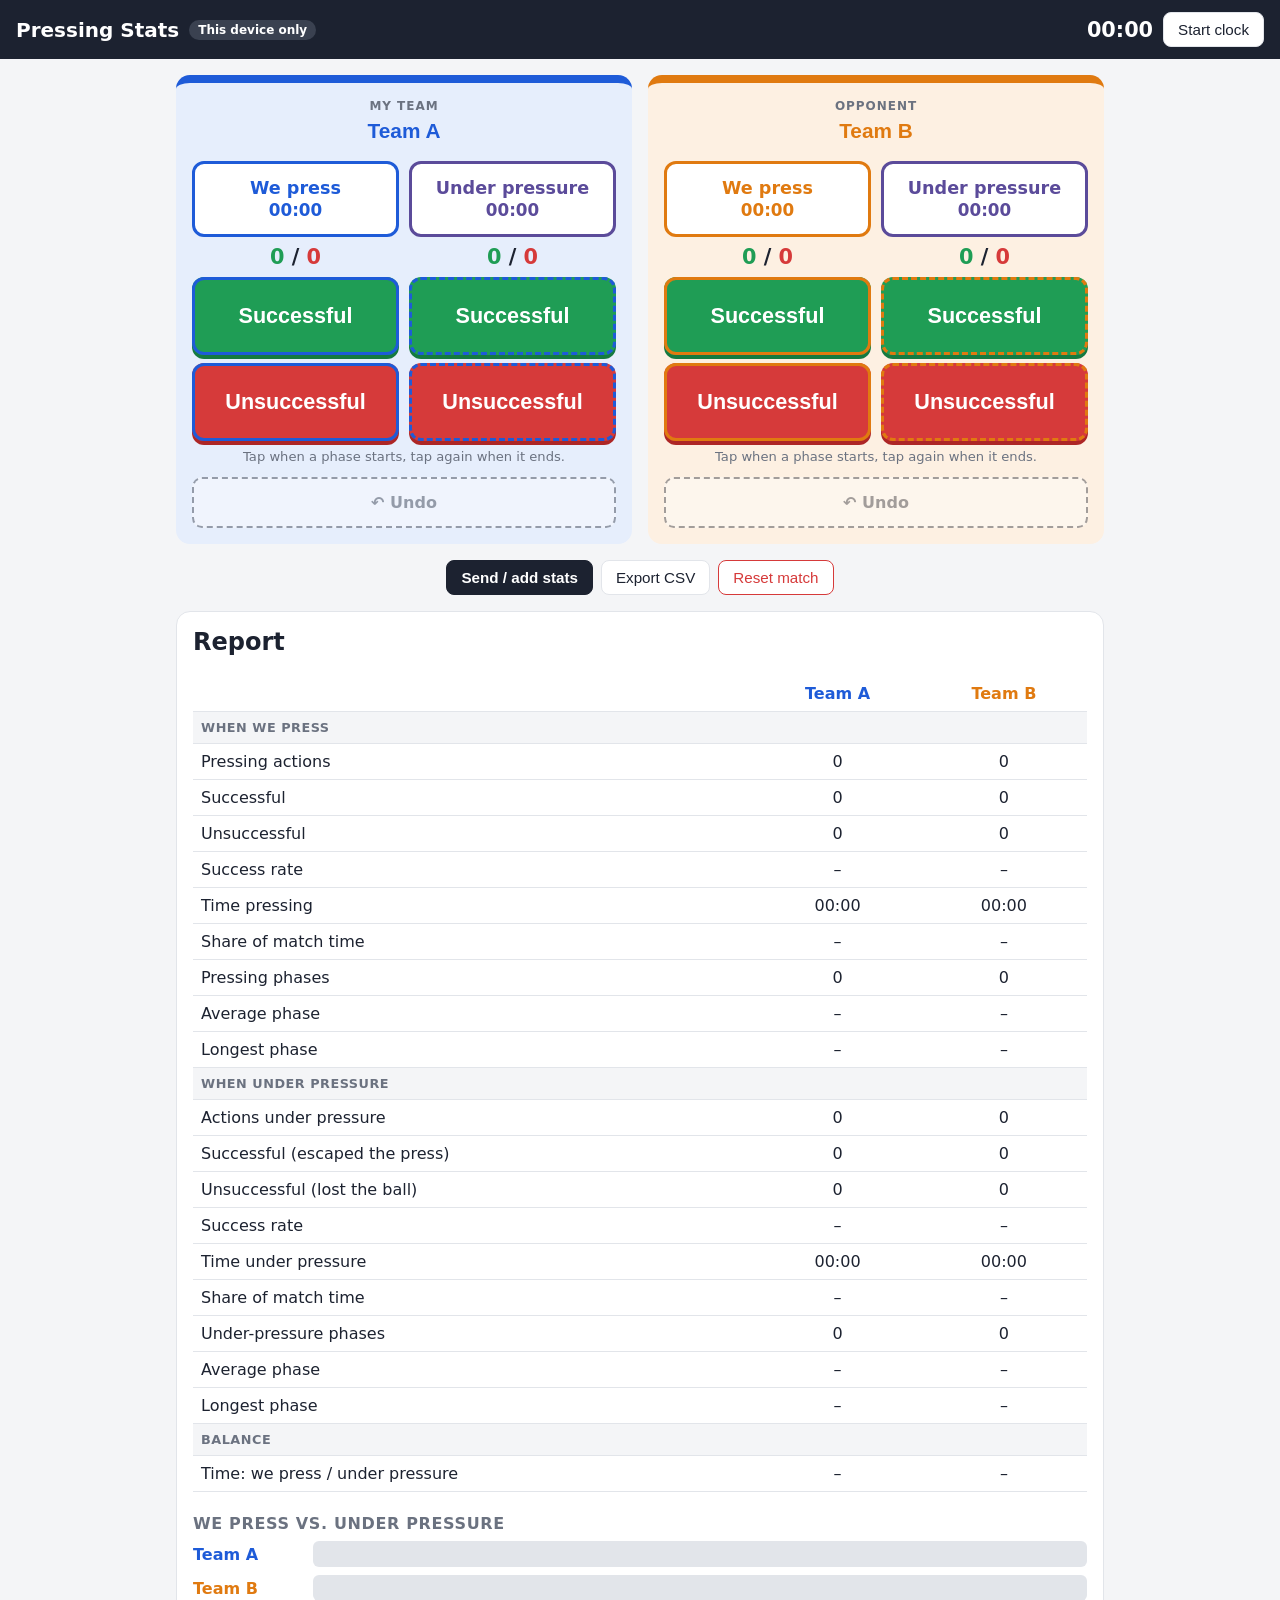
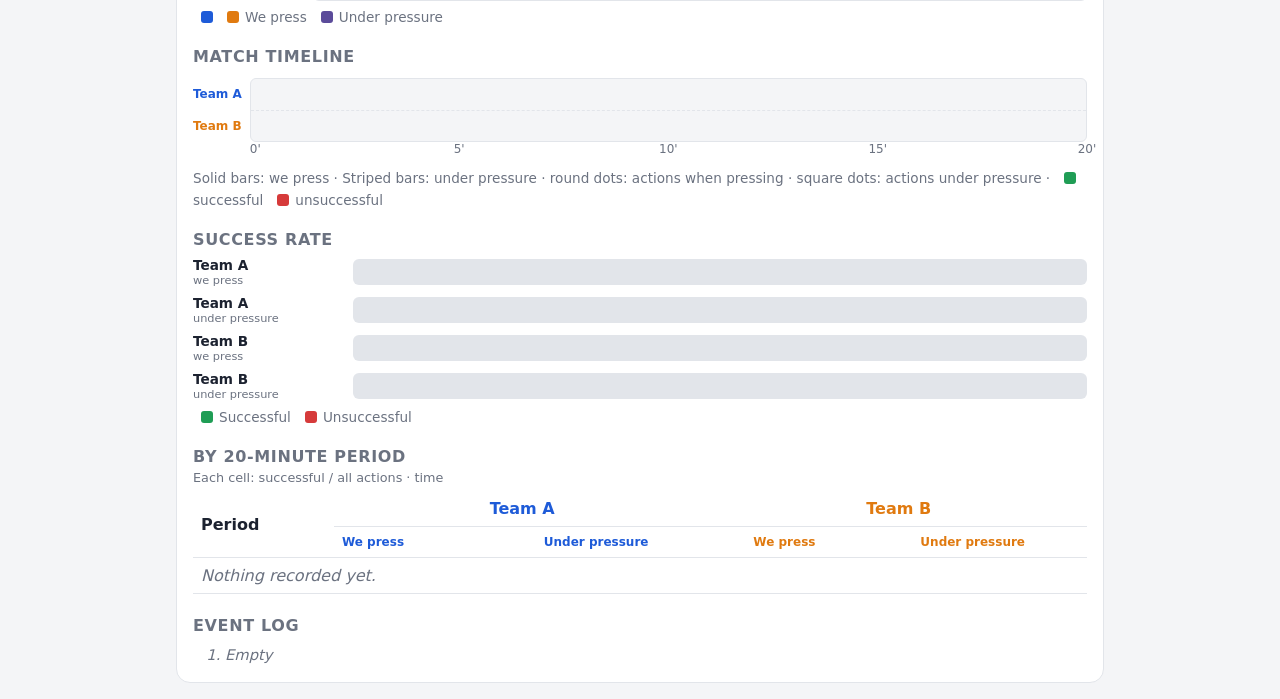
<file: index.html>
<!doctype html>
<html lang="en">
<head>
<meta charset="utf-8">
<meta name="viewport" content="width=device-width, initial-scale=1">
<title>Pressing Stats</title>
<meta name="theme-color" id="themeColor" content="#1c2230">
<link rel="manifest" id="manifestLink" href="manifest-both.webmanifest">
<link rel="icon" id="favicon" href="icons/both-192.png">
<link rel="apple-touch-icon" id="appleIcon" href="icons/both-192.png">
<meta name="apple-mobile-web-app-capable" content="yes">
<meta name="apple-mobile-web-app-title" id="appleTitle" content="Pressing">
<link rel="stylesheet" href="style.css">
</head>
<body class="role-both">
<header class="topbar">
  <div class="brand">
    <h1 id="appTitle">Pressing Stats</h1>
    <span class="sync-pill" id="syncPill">This device only</span>
  </div>
  <div class="clock">
    <span id="clock" class="clock-time">00:00</span>
    <button id="clockBtn" class="ctrl">Start clock</button>
    <button id="matchBtn" class="ctrl" hidden>Match</button>
  </div>
</header>

<section id="setup" class="setup" hidden>
  <h2>Match setup</h2>
  <p class="hint" id="setupHint">Both operators must join the <b>same match code</b>. Each one then picks their role.</p>
  <div class="code-row">
    <label for="matchCode">Match code</label>
    <input id="matchCode" autocomplete="off" autocapitalize="characters" spellcheck="false">
    <button id="newCodeBtn" class="ctrl">New code</button>
  </div>
  <div class="role-buttons">
    <button class="role role-a" data-role="A"><b>Operator 1 · Team A</b><span>My team: we press</span></button>
    <button class="role role-b" data-role="B"><b>Operator 2 · Team B</b><span>Opponent: we are under pressure</span></button>
    <button class="role role-view" data-role="view"><b>Report only</b><span>Coach / bench, no buttons</span></button>
    <button class="role role-both" data-role="both"><b>Both teams</b><span>One device records everything</span></button>
  </div>

  <div id="share" class="share" hidden>
    <h3>Invite the other devices to match <span id="shareCode"></span></h3>
    <div class="share-grid" id="shareGrid"></div>
  </div>

  <p class="setup-foot">
    <a href="?local=1" id="localLink">Use this device only, without live sync</a>
    <button id="closeSetupBtn" class="ctrl" hidden>Close</button>
  </p>
</section>

<main id="main">
  <section class="teams">
    <div class="team team-a" data-team="A">
      <div class="team-role">My team</div>
      <input class="team-name" id="nameA" value="Team A" aria-label="My team name">
      <div class="kind-cols">
        <div class="kind-col kind-press">
          <button class="phase phase-press" id="pressA" data-team="A" data-kind="press">
            <span class="phase-title">We press</span>
            <span class="phase-time" id="pressTimeA">00:00</span>
          </button>
          <div class="counts"><span class="ok" id="cntA-press-ok">0</span> / <span class="ko" id="cntA-press-ko">0</span></div>
          <button class="press press-ok" data-team="A" data-kind="press" data-result="ok">Successful</button>
          <button class="press press-ko" data-team="A" data-kind="press" data-result="ko">Unsuccessful</button>
        </div>
        <div class="kind-col kind-under">
          <button class="phase phase-under" id="underA" data-team="A" data-kind="under">
            <span class="phase-title">Under pressure</span>
            <span class="phase-time" id="underTimeA">00:00</span>
          </button>
          <div class="counts"><span class="ok" id="cntA-under-ok">0</span> / <span class="ko" id="cntA-under-ko">0</span></div>
          <button class="press press-ok" data-team="A" data-kind="under" data-result="ok">Successful</button>
          <button class="press press-ko" data-team="A" data-kind="under" data-result="ko">Unsuccessful</button>
        </div>
      </div>
      <p class="phase-status" id="statusA"></p>
      <button class="undo-btn" id="undoA" data-team="A" disabled>↶ Undo</button>
    </div>
    <div class="team team-b" data-team="B">
      <div class="team-role">Opponent</div>
      <input class="team-name" id="nameB" value="Team B" aria-label="Opponent name">
      <div class="kind-cols">
        <div class="kind-col kind-press">
          <button class="phase phase-press" id="pressB" data-team="B" data-kind="press">
            <span class="phase-title">We press</span>
            <span class="phase-time" id="pressTimeB">00:00</span>
          </button>
          <div class="counts"><span class="ok" id="cntB-press-ok">0</span> / <span class="ko" id="cntB-press-ko">0</span></div>
          <button class="press press-ok" data-team="B" data-kind="press" data-result="ok">Successful</button>
          <button class="press press-ko" data-team="B" data-kind="press" data-result="ko">Unsuccessful</button>
        </div>
        <div class="kind-col kind-under">
          <button class="phase phase-under" id="underB" data-team="B" data-kind="under">
            <span class="phase-title">Under pressure</span>
            <span class="phase-time" id="underTimeB">00:00</span>
          </button>
          <div class="counts"><span class="ok" id="cntB-under-ok">0</span> / <span class="ko" id="cntB-under-ko">0</span></div>
          <button class="press press-ok" data-team="B" data-kind="under" data-result="ok">Successful</button>
          <button class="press press-ko" data-team="B" data-kind="under" data-result="ko">Unsuccessful</button>
        </div>
      </div>
      <p class="phase-status" id="statusB"></p>
      <button class="undo-btn" id="undoB" data-team="B" disabled>↶ Undo</button>
    </div>
  </section>

  <div class="toolbar">
    <button id="combineBtn" class="ctrl primary">Send / add stats</button>
    <button id="csvBtn" class="ctrl">Export CSV</button>
    <button id="resetBtn" class="ctrl danger">Reset match</button>
  </div>

  <section id="combine" class="combine" hidden>
    <h2>Combine both operators in one report</h2>
    <div class="combine-grid">
      <div class="combine-card" id="sendCard">
        <h3>Send my stats</h3>
        <p id="sendSummary"></p>
        <div class="combine-actions">
          <button id="shareBtn" class="ctrl primary">Share link</button>
          <button id="copyBtn" class="ctrl">Copy link</button>
          <button id="fileBtn" class="ctrl">Save as file</button>
        </div>
        <p class="hint">Send it via WhatsApp, SMS or e-mail to the phone with the report.
          Opening the link there adds your stats to its report.</p>
      </div>
      <div class="combine-card">
        <h3>Add stats from the other operator</h3>
        <p class="hint">Open the link you received, or paste it here:</p>
        <textarea id="pasteBox" rows="3" placeholder="Paste the link here"></textarea>
        <div class="combine-actions">
          <button id="pasteBtn" class="ctrl primary">Add to report</button>
          <label class="ctrl" for="fileInput">Choose file…</label>
          <input type="file" id="fileInput" accept=".json,application/json" hidden>
        </div>
        <p class="combine-msg" id="combineMsg"></p>
      </div>
    </div>
    <p class="hint">Start the clock at kick-off on both phones so the times line up.
      Sending again later (e.g. at full time) replaces that team's earlier stats, nothing is counted twice.</p>
    <button id="closeCombineBtn" class="ctrl">Close</button>
  </section>

  <section class="report">
    <h2>Report</h2>
    <table class="stats">
      <thead>
        <tr><th></th><th id="headA" class="th-a">Team A</th><th id="headB" class="th-b">Team B</th></tr>
      </thead>
      <tbody>
        <tr class="group"><td colspan="3">When we press</td></tr>
        <tr><td>Pressing actions</td><td id="pTotA">–</td><td id="pTotB">–</td></tr>
        <tr><td>Successful</td><td id="pOkA">–</td><td id="pOkB">–</td></tr>
        <tr><td>Unsuccessful</td><td id="pKoA">–</td><td id="pKoB">–</td></tr>
        <tr><td>Success rate</td><td id="pRateA">–</td><td id="pRateB">–</td></tr>
        <tr><td>Time pressing</td><td id="pTimeA">–</td><td id="pTimeB">–</td></tr>
        <tr><td>Share of match time</td><td id="pMatchA">–</td><td id="pMatchB">–</td></tr>
        <tr><td>Pressing phases</td><td id="pCountA">–</td><td id="pCountB">–</td></tr>
        <tr><td>Average phase</td><td id="pAvgA">–</td><td id="pAvgB">–</td></tr>
        <tr><td>Longest phase</td><td id="pMaxA">–</td><td id="pMaxB">–</td></tr>
        <tr class="group"><td colspan="3">When under pressure</td></tr>
        <tr><td>Actions under pressure</td><td id="uTotA">–</td><td id="uTotB">–</td></tr>
        <tr><td>Successful (escaped the press)</td><td id="uOkA">–</td><td id="uOkB">–</td></tr>
        <tr><td>Unsuccessful (lost the ball)</td><td id="uKoA">–</td><td id="uKoB">–</td></tr>
        <tr><td>Success rate</td><td id="uRateA">–</td><td id="uRateB">–</td></tr>
        <tr><td>Time under pressure</td><td id="uTimeA">–</td><td id="uTimeB">–</td></tr>
        <tr><td>Share of match time</td><td id="uMatchA">–</td><td id="uMatchB">–</td></tr>
        <tr><td>Under-pressure phases</td><td id="uCountA">–</td><td id="uCountB">–</td></tr>
        <tr><td>Average phase</td><td id="uAvgA">–</td><td id="uAvgB">–</td></tr>
        <tr><td>Longest phase</td><td id="uMaxA">–</td><td id="uMaxB">–</td></tr>
        <tr class="group"><td colspan="3">Balance</td></tr>
        <tr><td>Time: we press / under pressure</td><td id="ratioA">–</td><td id="ratioB">–</td></tr>
      </tbody>
    </table>

    <h3>We press vs. under pressure</h3>
    <div class="bars">
      <div class="bar-row"><span class="bar-label" id="balLabelA">Team A</span><div class="bar"><div class="bal-press" id="balPressA"></div><div class="bal-under" id="balUnderA"></div></div></div>
      <div class="bar-row"><span class="bar-label" id="balLabelB">Team B</span><div class="bar"><div class="bal-press" id="balPressB"></div><div class="bal-under" id="balUnderB"></div></div></div>
      <div class="legend"><span class="sw sw-a"></span><span class="sw sw-b"></span>We press <span class="sw sw-under"></span>Under pressure</div>
    </div>

    <h3>Match timeline</h3>
    <div class="timeline-wrap">
      <div class="tl-names"><span class="tl-name a" id="tlNameA">Team A</span><span class="tl-name b" id="tlNameB">Team B</span></div>
      <div class="timeline" id="timeline"></div>
      <div></div>
      <div class="timeline-axis" id="timelineAxis"></div>
    </div>
    <div class="legend">
      Solid bars: we press · Striped bars: under pressure ·
      round dots: actions when pressing · square dots: actions under pressure ·
      <span class="sw sw-ok"></span>successful <span class="sw sw-ko"></span>unsuccessful
    </div>

    <h3>Success rate</h3>
    <div class="bars" id="rateBars"></div>
    <div class="legend"><span class="sw sw-ok"></span>Successful <span class="sw sw-ko"></span>Unsuccessful</div>

    <h3>By 20-minute period</h3>
    <p class="table-note">Each cell: successful / all actions · time</p>
    <div class="table-scroll">
      <table class="stats" id="periodTable">
        <thead>
          <tr><th rowspan="2">Period</th><th colspan="2" class="th-a" id="perHeadA">Team A</th><th colspan="2" class="th-b" id="perHeadB">Team B</th></tr>
          <tr><th class="th-a sub">We press</th><th class="th-a sub">Under pressure</th><th class="th-b sub">We press</th><th class="th-b sub">Under pressure</th></tr>
        </thead>
        <tbody></tbody>
      </table>
    </div>

    <h3>Event log</h3>
    <ol id="log" class="log"></ol>
  </section>
</main>

<div id="toast" class="toast" role="status" hidden>
  <span id="toastText"></span>
  <button id="toastUndo" class="toast-undo">Undo</button>
</div>

<script src="config.js"></script>
<script src="store.js"></script>
<script src="app.js"></script>
</body>
</html>
</file>
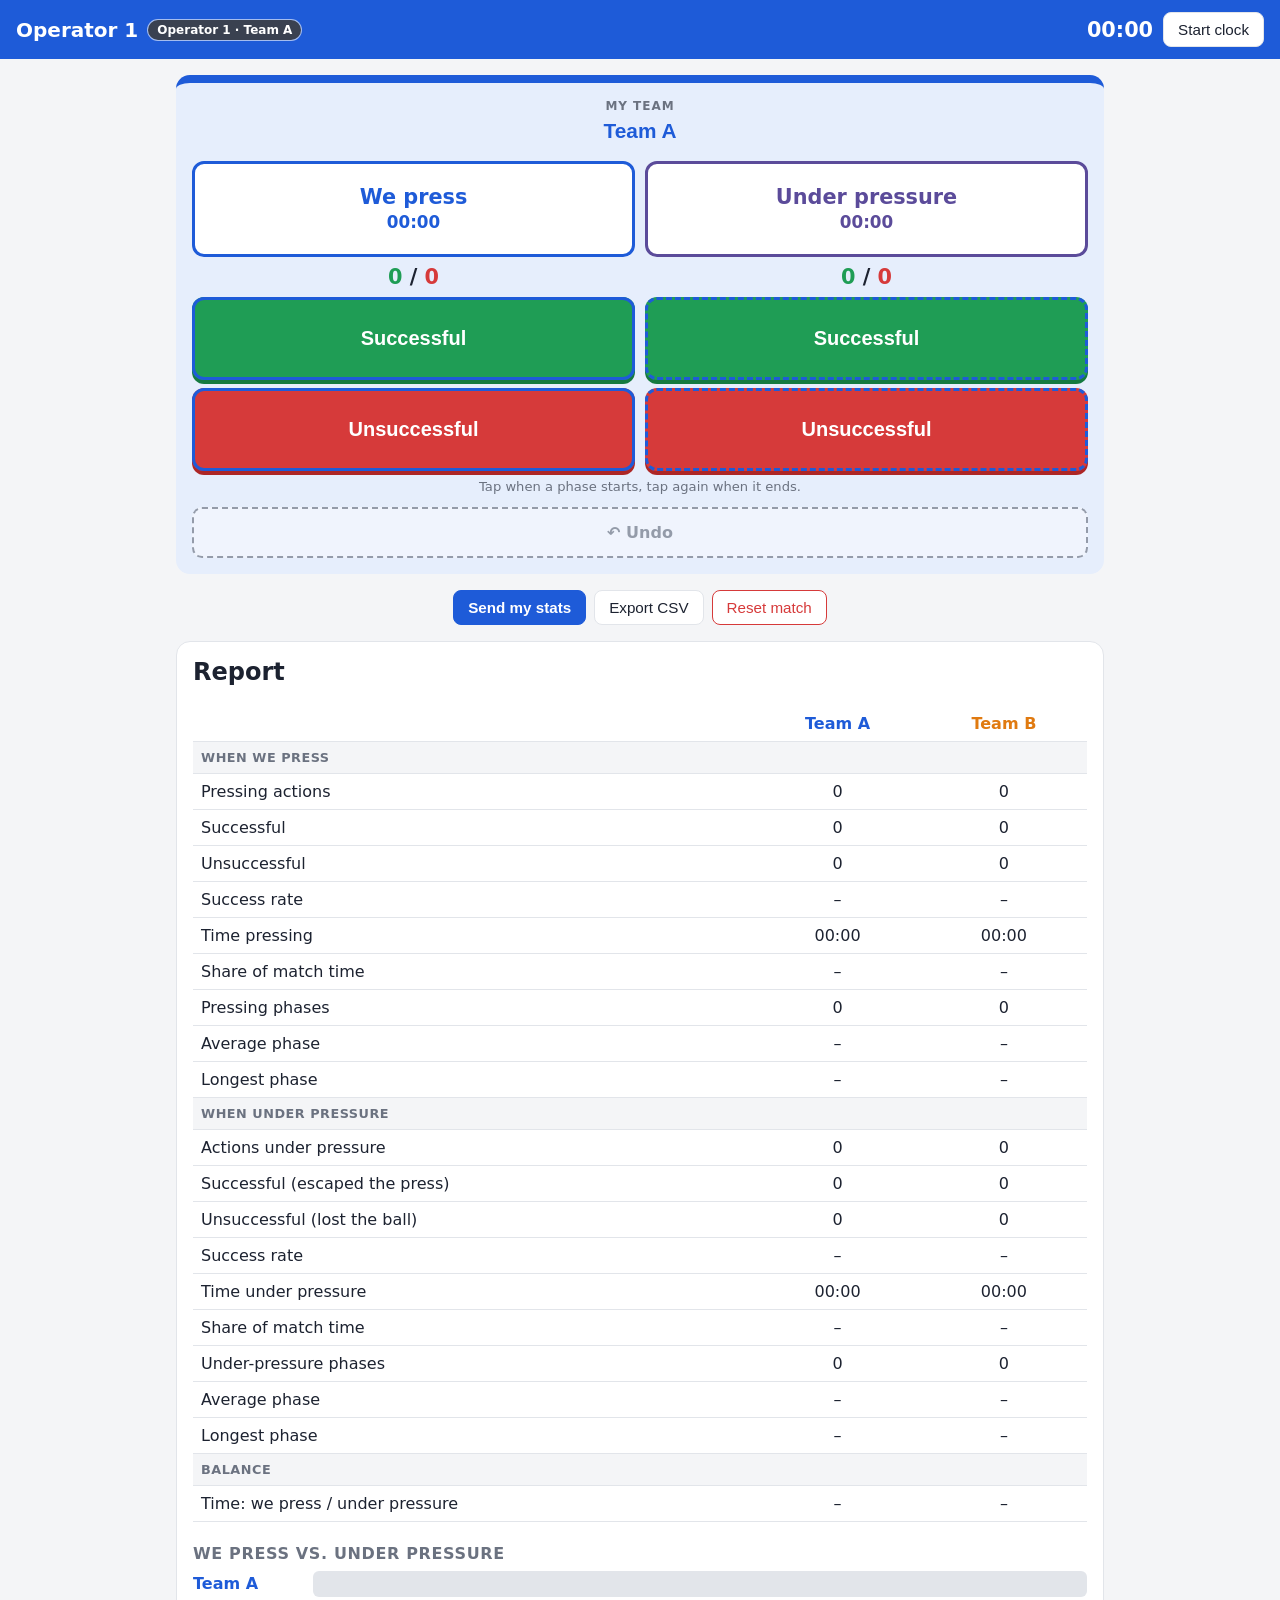
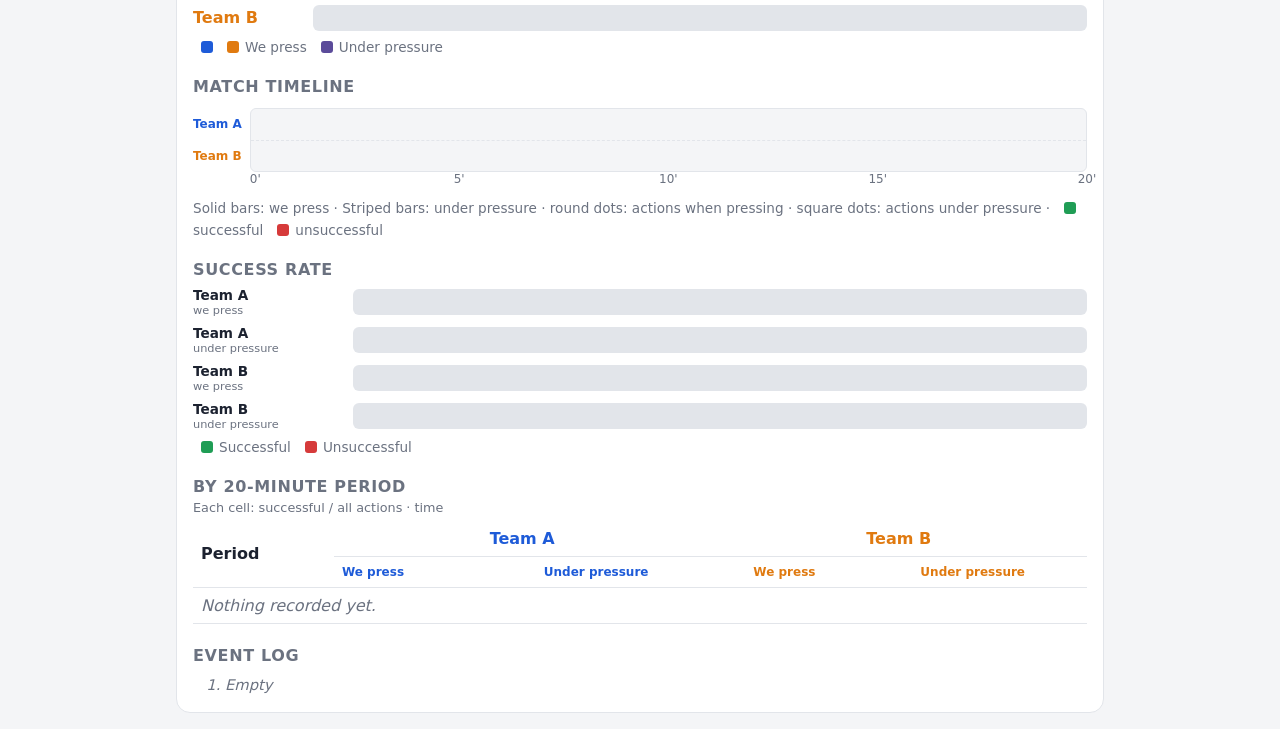
<file: operator1.html>
<!doctype html>
<html lang="en">
<head>
<meta charset="utf-8">
<meta name="viewport" content="width=device-width, initial-scale=1">
<title>Operator 1 · Team A – Pressing Stats</title>
<meta name="theme-color" content="#1e5bd8">
<link rel="manifest" href="manifest-a.webmanifest">
<link rel="icon" href="icons/a-192.png">
<link rel="apple-touch-icon" href="icons/a-192.png">
<meta name="apple-mobile-web-app-capable" content="yes">
<meta name="apple-mobile-web-app-title" content="Press Op 1">
<style>body{margin:0;font-family:system-ui,sans-serif;background:#f4f5f7;color:#1c2230}p{padding:16px}</style>
</head>
<body>
<p>Opening Operator 1 · Team A… <a id="go" href="index.html?r=A">Continue</a></p>
<script>
  // Operator 1 · Team A app: open the main app locked to this role, keeping a match code (?m=...) or shared stats (#add=...).
  var q = location.search.replace(/^\?/, '');
  location.replace('index.html?r=A' + (q ? '&' + q : '') + location.hash);
</script>
</body>
</html>
</file>
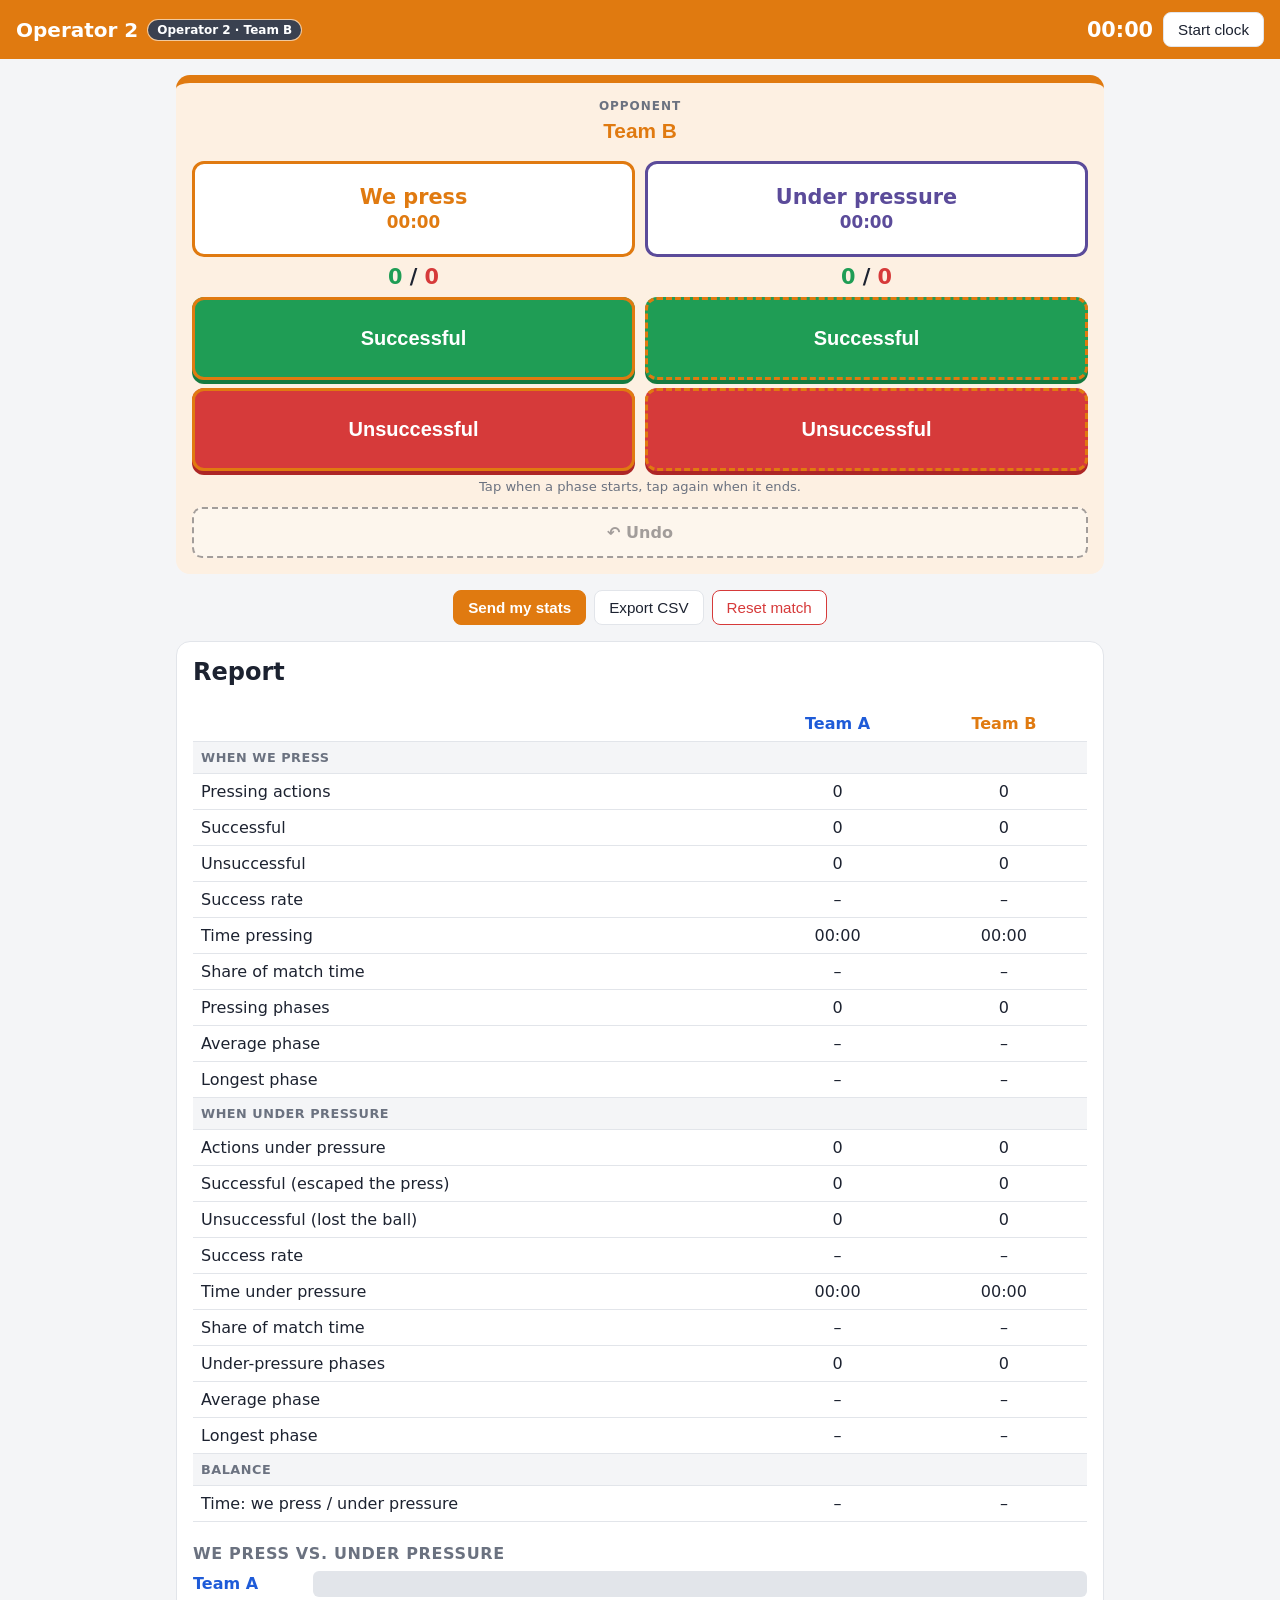
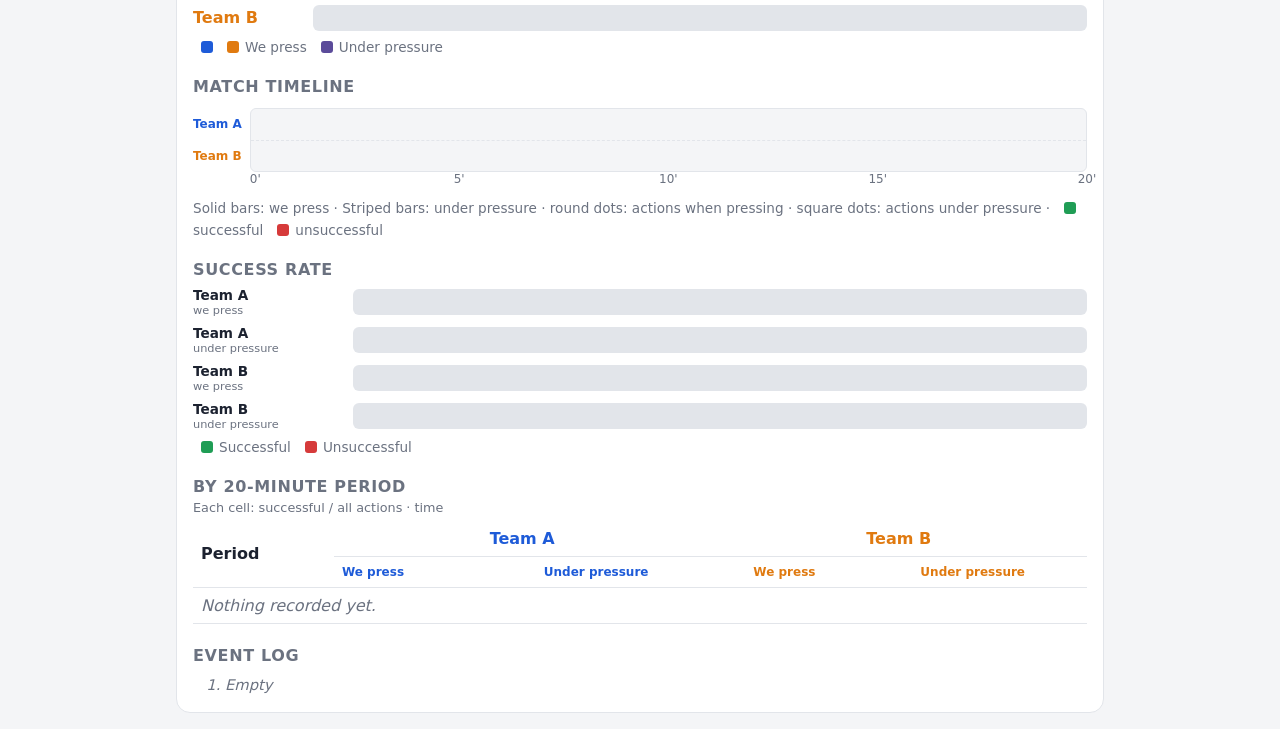
<file: operator2.html>
<!doctype html>
<html lang="en">
<head>
<meta charset="utf-8">
<meta name="viewport" content="width=device-width, initial-scale=1">
<title>Operator 2 · Team B – Pressing Stats</title>
<meta name="theme-color" content="#e07a10">
<link rel="manifest" href="manifest-b.webmanifest">
<link rel="icon" href="icons/b-192.png">
<link rel="apple-touch-icon" href="icons/b-192.png">
<meta name="apple-mobile-web-app-capable" content="yes">
<meta name="apple-mobile-web-app-title" content="Press Op 2">
<style>body{margin:0;font-family:system-ui,sans-serif;background:#f4f5f7;color:#1c2230}p{padding:16px}</style>
</head>
<body>
<p>Opening Operator 2 · Team B… <a id="go" href="index.html?r=B">Continue</a></p>
<script>
  // Operator 2 · Team B app: open the main app locked to this role, keeping a match code (?m=...) or shared stats (#add=...).
  var q = location.search.replace(/^\?/, '');
  location.replace('index.html?r=B' + (q ? '&' + q : '') + location.hash);
</script>
</body>
</html>
</file>
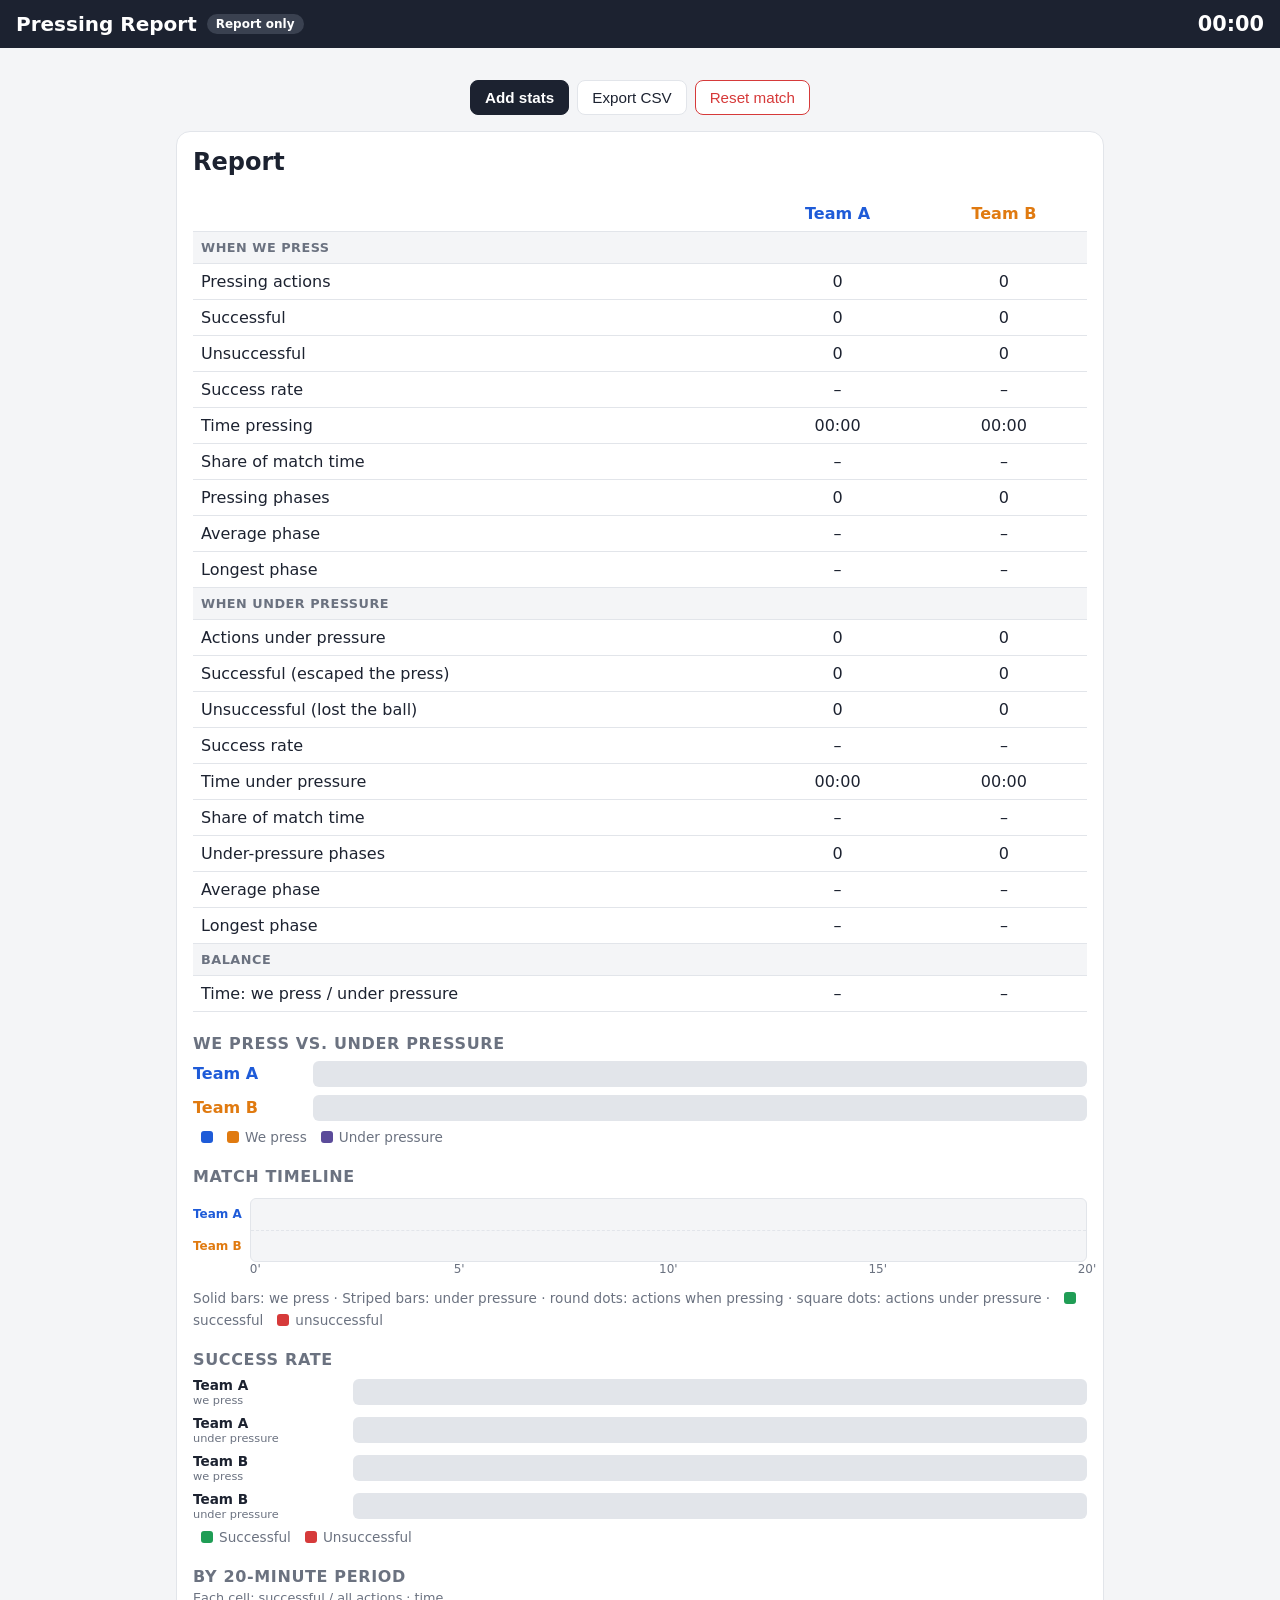
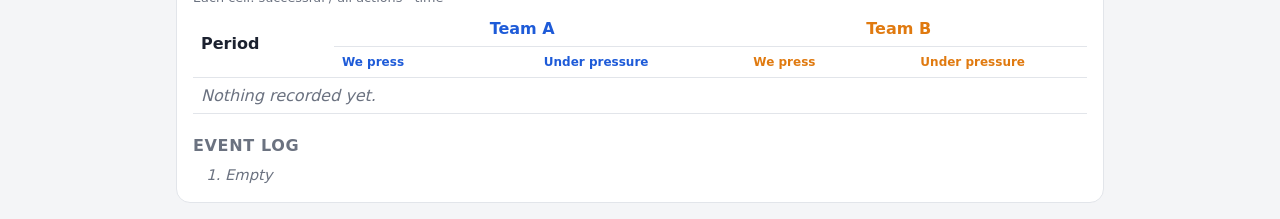
<file: report.html>
<!doctype html>
<html lang="en">
<head>
<meta charset="utf-8">
<meta name="viewport" content="width=device-width, initial-scale=1">
<title>Report – Pressing Stats</title>
<meta name="theme-color" content="#1c2230">
<link rel="manifest" href="manifest-view.webmanifest">
<link rel="icon" href="icons/view-192.png">
<link rel="apple-touch-icon" href="icons/view-192.png">
<meta name="apple-mobile-web-app-capable" content="yes">
<meta name="apple-mobile-web-app-title" content="Press Report">
<style>body{margin:0;font-family:system-ui,sans-serif;background:#f4f5f7;color:#1c2230}p{padding:16px}</style>
</head>
<body>
<p>Opening Report… <a id="go" href="index.html?r=view">Continue</a></p>
<script>
  // Report app: open the main app locked to this role, keeping a match code (?m=...) or shared stats (#add=...).
  var q = location.search.replace(/^\?/, '');
  location.replace('index.html?r=view' + (q ? '&' + q : '') + location.hash);
</script>
</body>
</html>
</file>
<file: style.css>
:root {
  --team-a: #1e5bd8;
  --team-a-soft: #e6eefc;
  --team-b: #e07a10;
  --team-b-soft: #fdf0e2;
  --ok: #1f9d55;
  --ok-dark: #157a40;
  --ko: #d63a3a;
  --ko-dark: #ad2626;
  --bg: #f4f5f7;
  --card: #ffffff;
  --text: #1c2230;
  --muted: #6b7280;
  --line: #e2e5ea;
}

* { box-sizing: border-box; }

body {
  margin: 0;
  font-family: system-ui, -apple-system, "Segoe UI", Roboto, sans-serif;
  background: var(--bg);
  color: var(--text);
}

.topbar {
  display: flex;
  justify-content: space-between;
  align-items: center;
  flex-wrap: wrap;
  gap: 8px;
  padding: 12px 16px;
  background: var(--text);
  color: #fff;
}
.topbar h1 { margin: 0; font-size: 1.25rem; }
.clock { display: flex; align-items: center; gap: 10px; }
.clock-time { font-variant-numeric: tabular-nums; font-size: 1.3rem; font-weight: 600; }

main { max-width: 960px; margin: 0 auto; padding: 16px; }

.teams {
  grid-template-columns: minmax(0, 1fr) minmax(0, 1fr);
  display: grid;
  gap: 16px;
}
.team {
  border-radius: 14px;
  padding: 16px;
  display: flex;
  flex-direction: column;
  gap: 12px;
  border-top: 8px solid;
}
.team-a { background: var(--team-a-soft); border-color: var(--team-a); }
.team-b { background: var(--team-b-soft); border-color: var(--team-b); }

.team-name {
  width: 100%;
  min-width: 0;
  font-size: 1.3rem;
  font-weight: 700;
  border: none;
  background: transparent;
  text-align: center;
  padding: 4px;
  border-bottom: 2px dashed transparent;
}
.team-a .team-name { color: var(--team-a); }
.team-b .team-name { color: var(--team-b); }
.team-name:focus { outline: none; border-bottom-color: currentColor; }

.counts { text-align: center; font-size: 1.6rem; font-weight: 700; font-variant-numeric: tabular-nums; }
.counts .ok { color: var(--ok); }
.counts .ko { color: var(--ko); }

.press {
  border: none;
  border-radius: 12px;
  padding: 26px 12px;
  font-size: 1.35rem;
  font-weight: 700;
  color: #fff;
  cursor: pointer;
  touch-action: manipulation;
  user-select: none;
  transition: transform .06s ease, filter .1s ease;
}
.press:active { transform: scale(.97); }
.press-ok { background: var(--ok); box-shadow: 0 4px 0 var(--ok-dark); }
.press-ko { background: var(--ko); box-shadow: 0 4px 0 var(--ko-dark); }
.team-a .press { outline: 3px solid var(--team-a); outline-offset: -3px; }
.team-b .press { outline: 3px solid var(--team-b); outline-offset: -3px; }
.press.flash { filter: brightness(1.25); }

.toolbar { display: flex; flex-wrap: wrap; gap: 8px; margin: 16px 0; justify-content: center; }
.ctrl {
  border: 1px solid var(--line);
  background: var(--card);
  color: var(--text);
  border-radius: 8px;
  padding: 8px 14px;
  font-size: .95rem;
  cursor: pointer;
}
.topbar .ctrl { background: #fff; }
.ctrl.danger { color: var(--ko); border-color: var(--ko); }

.report {
  background: var(--card);
  border-radius: 14px;
  padding: 16px;
  border: 1px solid var(--line);
}
.report h2 { margin-top: 0; }
.report h3 { margin: 22px 0 8px; font-size: 1rem; color: var(--muted); text-transform: uppercase; letter-spacing: .04em; }

.stats { width: 100%; border-collapse: collapse; font-variant-numeric: tabular-nums; }
.stats th, .stats td { padding: 8px; border-bottom: 1px solid var(--line); text-align: center; }
.stats td:first-child, .stats th:first-child { text-align: left; }
.th-a { color: var(--team-a); }
.th-b { color: var(--team-b); }

.bar-row { display: flex; align-items: center; gap: 10px; margin: 8px 0; }
.bar-label { width: 110px; font-weight: 600; overflow: hidden; text-overflow: ellipsis; white-space: nowrap; }
#barLabelA, #balLabelA { color: var(--team-a); }
#barLabelB, #balLabelB { color: var(--team-b); }
.bar { flex: 1; height: 26px; display: flex; border-radius: 6px; overflow: hidden; background: var(--line); }
.bar-ok { background: var(--ok); color: #fff; font-size: .8rem; display: flex; align-items: center; justify-content: center; }
.bar-ko { background: var(--ko); color: #fff; font-size: .8rem; display: flex; align-items: center; justify-content: center; }
.legend { font-size: .85rem; color: var(--muted); display: flex; align-items: center; gap: 6px; }
.sw { display: inline-block; width: 12px; height: 12px; border-radius: 3px; margin-left: 8px; }
.sw-ok { background: var(--ok); }
.sw-ko { background: var(--ko); }

.log { max-height: 260px; overflow-y: auto; padding-left: 32px; margin: 0; font-size: .92rem; }
.log li { padding: 3px 0; }
.log .tag { font-weight: 700; }
.log .tag-a { color: var(--team-a); }
.log .tag-b { color: var(--team-b); }
.log .res-ok { color: var(--ok); font-weight: 600; }
.log .res-ko { color: var(--ko); font-weight: 600; }
.empty { color: var(--muted); font-style: italic; }

/* ---- Pressing phases: each team has "We press" and "Under pressure" ---- */
:root { --under: #5b4b9a; --under-soft: #ece8f7; }
.section-label { font-size: .7rem; font-weight: 700; text-transform: uppercase; letter-spacing: .08em; color: var(--muted); text-align: center; margin: 2px 0 -4px; }
.phase-row { display: grid; grid-template-columns: minmax(0, 1fr) minmax(0, 1fr); gap: 8px; }
.phase {
  display: flex;
  flex-direction: column;
  align-items: center;
  gap: 2px;
  padding: 14px 6px;
  border-radius: 12px;
  border: 3px solid;
  background: var(--card);
  cursor: pointer;
  touch-action: manipulation;
  user-select: none;
  font: inherit;
  min-width: 0;
}
.team-a .phase-press { border-color: var(--team-a); color: var(--team-a); }
.team-b .phase-press { border-color: var(--team-b); color: var(--team-b); }
.team-a .phase-press.active { background: var(--team-a); color: #fff; }
.team-b .phase-press.active { background: var(--team-b); color: #fff; }
.phase-under { border-color: var(--under); color: var(--under); }
.phase-under.active { background: var(--under); color: #fff; }
.phase.active { animation: pulse 1.6s ease-in-out infinite; }
@keyframes pulse { 50% { filter: brightness(1.15); } }
.phase-title { font-size: 1.1rem; font-weight: 800; line-height: 1.15; text-align: center; }
.phase-time { font-size: 1.05rem; font-weight: 700; font-variant-numeric: tabular-nums; }
.phase-status { text-align: center; margin: -4px 0 0; font-size: .82rem; color: var(--muted); min-height: 1.2em; }

.team-role { text-align: center; font-size: .75rem; font-weight: 700; text-transform: uppercase; letter-spacing: .08em; color: var(--muted); margin-bottom: -10px; }

.stats tr.group td { background: var(--bg); font-weight: 700; font-size: .8rem; text-transform: uppercase; letter-spacing: .04em; color: var(--muted); }
.stats th.sub { font-size: .75rem; font-weight: 600; }
.table-scroll { overflow-x: auto; }

.balance { display: flex; height: 30px; border-radius: 6px; overflow: hidden; background: var(--line); }
.bal-press, .bal-under { color: #fff; font-size: .8rem; font-weight: 600; display: flex; align-items: center; justify-content: center; white-space: nowrap; overflow: hidden; }
#balPressA { background: var(--team-a); }
#balPressB { background: var(--team-b); }
.bal-under { background: var(--under); }
.sw-under { background: var(--under); }
.legend { margin-top: 6px; flex-wrap: wrap; }
.sw-a { background: var(--team-a); }
.sw-b { background: var(--team-b); }

.timeline-wrap { padding: 4px 0; }
.timeline { position: relative; height: 64px; background: var(--bg); border: 1px solid var(--line); border-radius: 6px; overflow: hidden; }
.timeline::after { content: ""; position: absolute; left: 0; right: 0; top: 50%; border-top: 1px dashed var(--line); }
.tl-seg { position: absolute; height: 22px; border-radius: 3px; opacity: .85; }
.tl-seg.a { top: 6px; }
.tl-seg.b { bottom: 6px; }
.tl-seg.a.press { background: var(--team-a); }
.tl-seg.b.press { background: var(--team-b); }
.tl-seg.under { background: repeating-linear-gradient(135deg, var(--under) 0 4px, var(--under-soft) 4px 7px); }
.tl-seg.live { opacity: .55; }
.tl-dot { position: absolute; width: 8px; height: 8px; border-radius: 50%; margin-left: -4px; border: 1px solid #fff; z-index: 1; }
.tl-dot.a { top: 13px; }
.tl-dot.b { bottom: 13px; }
.tl-dot.ok { background: var(--ok); }
.tl-dot.ko { background: var(--ko); }
.tl-now { position: absolute; top: 0; bottom: 0; width: 2px; background: var(--text); opacity: .5; }
.timeline-axis { position: relative; height: 18px; font-size: .75rem; color: var(--muted); }
.timeline-axis span { position: absolute; transform: translateX(-50%); }
.timeline-axis span:first-child { transform: none; }
.timeline-wrap { display: grid; grid-template-columns: auto 1fr; column-gap: 8px; }
.tl-names { display: flex; flex-direction: column; justify-content: space-around; height: 64px; font-size: .75rem; font-weight: 700; max-width: 90px; }
.tl-name { overflow: hidden; text-overflow: ellipsis; white-space: nowrap; }
.tl-name.a { color: var(--team-a); }
.tl-name.b { color: var(--team-b); }

.log .phase-ev { color: var(--muted); }

@media (max-width: 600px) {
  .teams { gap: 10px; }
  .team { padding: 12px 8px; }
  .team-name { font-size: 1.05rem; }
  .counts { font-size: 1.3rem; }
  .press { font-size: 1rem; padding: 22px 4px; }
  .phase-title { font-size: .9rem; }
  .role-both .teams { grid-template-columns: minmax(0, 1fr); }
  .phase { padding: 12px 4px; }
}

/* ---- Live sync: status, match setup, roles ---- */
.brand { display: flex; align-items: center; gap: 10px; flex-wrap: wrap; min-width: 0; }
.sync-pill { font-size: .75rem; font-weight: 600; padding: 3px 9px; border-radius: 999px; background: #3a4150; color: #fff; }
.sync-pill.online { background: var(--ok); }
.sync-pill.offline { background: #b7791f; }
.sync-pill.error { background: var(--ko); }

.setup {
  max-width: 960px;
  margin: 16px auto;
  padding: 16px;
  background: var(--card);
  border: 1px solid var(--line);
  border-radius: 14px;
}
.setup h2 { margin-top: 0; }
.setup .hint { color: var(--muted); margin-top: 0; }
.code-row { display: flex; align-items: center; gap: 8px; flex-wrap: wrap; margin-bottom: 14px; }
.code-row label { font-weight: 700; }
#matchCode {
  font-size: 1.3rem;
  font-weight: 700;
  letter-spacing: .12em;
  width: 9em;
  padding: 6px 10px;
  border: 2px solid var(--line);
  border-radius: 8px;
  text-transform: uppercase;
}
.role-buttons { display: grid; grid-template-columns: minmax(0, 1fr) minmax(0, 1fr); gap: 10px; }
.role {
  display: flex;
  flex-direction: column;
  gap: 4px;
  align-items: flex-start;
  text-align: left;
  padding: 14px;
  border-radius: 12px;
  border: 3px solid var(--line);
  background: var(--card);
  color: var(--text);
  font: inherit;
  cursor: pointer;
}
.role b { font-size: 1.1rem; }
.role span { font-size: .85rem; color: var(--muted); }
.role-a { border-color: var(--team-a); }
.role-a b { color: var(--team-a); }
.role-b { border-color: var(--team-b); }
.role-b b { color: var(--team-b); }

.share { margin-top: 18px; }
.share h3 { font-size: 1rem; }
.share-grid { display: grid; grid-template-columns: repeat(3, minmax(0, 1fr)); gap: 10px; }
.share-card { border: 1px solid var(--line); border-radius: 10px; padding: 10px; display: flex; flex-direction: column; gap: 6px; align-items: center; }
.share-A b { color: var(--team-a); }
.share-B b { color: var(--team-b); }
.share-card .qr { width: 140px; max-width: 100%; aspect-ratio: 1; }
.share-card .qr svg { width: 100%; height: 100%; }
.share-card input { width: 100%; font-size: .75rem; padding: 4px; border: 1px solid var(--line); border-radius: 6px; }
.setup-foot { display: flex; justify-content: space-between; align-items: center; gap: 8px; flex-wrap: wrap; margin: 16px 0 0; font-size: .9rem; }
.setup-foot a { color: var(--muted); }
@media (max-width: 600px) {
  .share-grid { grid-template-columns: 1fr; }
  .role-buttons { grid-template-columns: 1fr; }
}

/* One operator per team: show only that team's buttons, bigger. */
.role-A .team-b, .role-B .team-a { display: none; }
.role-A .teams, .role-B .teams { grid-template-columns: minmax(0, 1fr); }
.role-A .press, .role-B .press { padding: 36px 12px; font-size: 1.6rem; }
.role-A .phase, .role-B .phase { padding: 22px 6px; }
.role-A .phase-title, .role-B .phase-title { font-size: 1.3rem; }

/* Report only: no recording controls. */
.role-view .teams,
.role-view #clockBtn, .role-view #sendCard { display: none; }

.ctrl:disabled { opacity: .45; cursor: default; }
[hidden] { display: none !important; }

/* Operator apps: header in the team colour */
.role-A .topbar { background: var(--team-a); }
.role-B .topbar { background: var(--team-b); }
.role-A .sync-pill, .role-B .sync-pill { box-shadow: 0 0 0 1px rgba(255, 255, 255, .6); }

/* ---- Combine stats from both operators (no live sync) ---- */
.ctrl.primary { background: var(--text); color: #fff; border-color: var(--text); font-weight: 600; }
.role-A .ctrl.primary { background: var(--team-a); border-color: var(--team-a); }
.role-B .ctrl.primary { background: var(--team-b); border-color: var(--team-b); }
.combine {
  background: var(--card);
  border: 2px solid var(--text);
  border-radius: 14px;
  padding: 16px;
  margin-bottom: 16px;
}
.combine h2 { margin-top: 0; font-size: 1.2rem; }
.combine h3 { margin: 0 0 6px; font-size: 1rem; }
.combine .hint { color: var(--muted); font-size: .85rem; }
.combine-grid { display: grid; grid-template-columns: minmax(0, 1fr) minmax(0, 1fr); gap: 12px; }
.role-view .combine-grid { grid-template-columns: minmax(0, 1fr); }
.combine-card { border: 1px solid var(--line); border-radius: 10px; padding: 12px; }
.combine-actions { display: flex; flex-wrap: wrap; gap: 8px; margin: 8px 0; }
.combine-actions label.ctrl { display: inline-flex; align-items: center; }
#pasteBox { width: 100%; font: inherit; font-size: .85rem; padding: 8px; border: 1px solid var(--line); border-radius: 8px; resize: vertical; }
.combine-msg { font-weight: 600; margin: 4px 0 0; }
.combine-msg.ok { color: var(--ok); }
.combine-msg.err { color: var(--ko); }
@media (max-width: 600px) {
  .combine-grid { grid-template-columns: minmax(0, 1fr); }
}

/* ---- Two columns per team: "We press" and "Under pressure", each with its own actions ---- */
.kind-cols { display: grid; grid-template-columns: minmax(0, 1fr) minmax(0, 1fr); column-gap: 10px; row-gap: 8px; }
/* Both columns share rows, so the phase and action buttons line up side by side. */
.kind-col { display: grid; grid-row: span 4; grid-template-rows: subgrid; row-gap: 8px; min-width: 0; }
.kind-col .phase { justify-content: center; }
.kind-col .counts { font-size: 1.3rem; }
.kind-under .press { outline-style: dashed; }
.role-A .press, .role-B .press { padding: 30px 6px; font-size: 1.25rem; }
.table-note { margin: -4px 0 6px; font-size: .8rem; color: var(--muted); }
.tl-dot.under { border-radius: 2px; }
.rate-row .bar-label { width: 150px; font-size: .85rem; }
.rate-row .bar-label small { display: block; font-weight: 500; color: var(--muted); }
@media (max-width: 600px) {
  .rate-row .bar-label { width: 110px; }
}

/* ---- Undo ---- */
.undo-btn {
  width: 100%;
  padding: 14px 10px;
  border-radius: 10px;
  border: 2px solid var(--text);
  background: var(--card);
  color: var(--text);
  font: inherit;
  font-weight: 700;
  font-size: 1rem;
  cursor: pointer;
  touch-action: manipulation;
  line-height: 1.2;
}
.undo-btn small { display: block; font-weight: 500; font-size: .85rem; color: var(--muted); margin-top: 2px; }
.undo-btn:disabled { opacity: .4; cursor: default; border-style: dashed; }
.undo-btn:not(:disabled):active { background: var(--bg); }

.toast {
  position: fixed;
  left: 50%;
  bottom: calc(16px + env(safe-area-inset-bottom));
  transform: translateX(-50%);
  width: max-content;
  max-width: calc(100% - 32px);
  display: flex;
  align-items: center;
  gap: 12px;
  padding: 10px 10px 10px 16px;
  border-radius: 12px;
  background: var(--text);
  color: #fff;
  font-size: .95rem;
  box-shadow: 0 6px 20px rgba(0, 0, 0, .25);
  z-index: 10;
}
.toast.show { animation: toast-in .18s ease-out; }
@keyframes toast-in { from { opacity: 0; transform: translate(-50%, 10px); } }
.toast-undo {
  flex: none;
  border: none;
  border-radius: 8px;
  padding: 10px 16px;
  background: #fff;
  color: var(--text);
  font: inherit;
  font-weight: 800;
  cursor: pointer;
}
</file>
